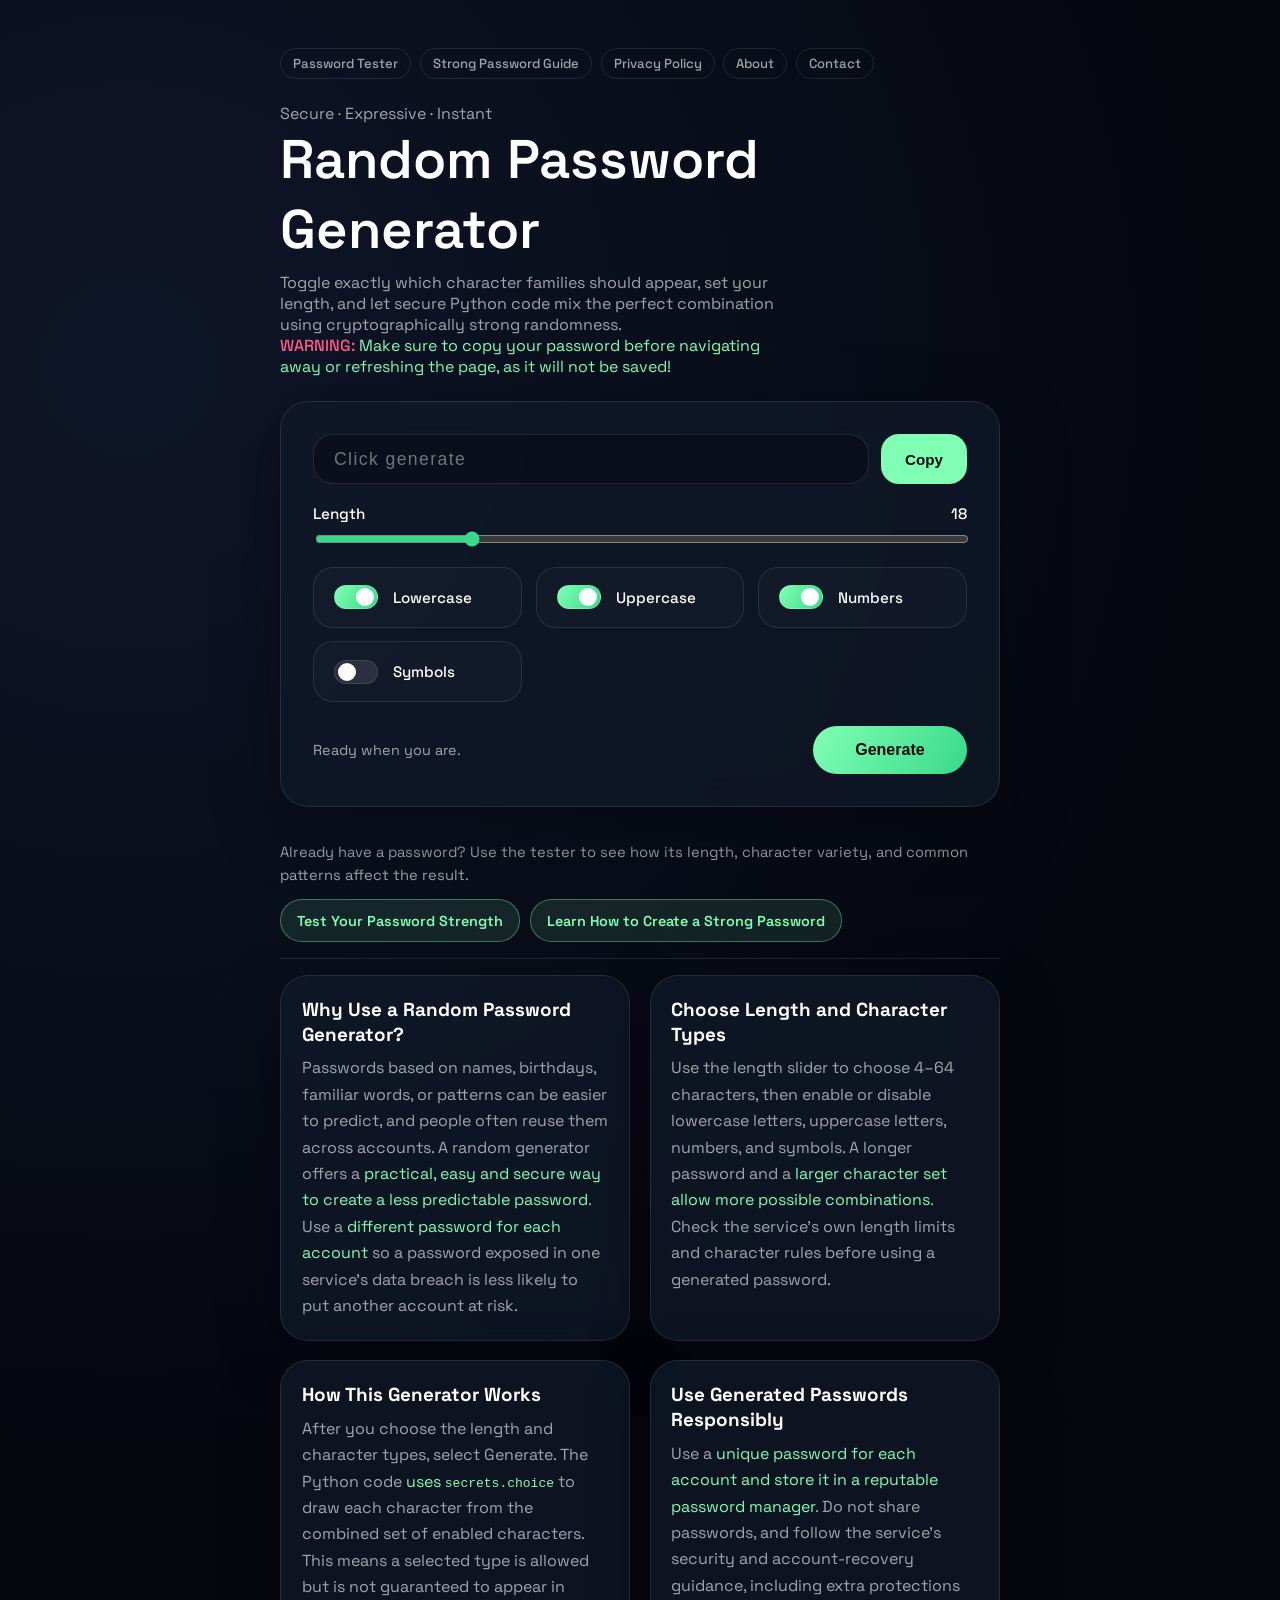
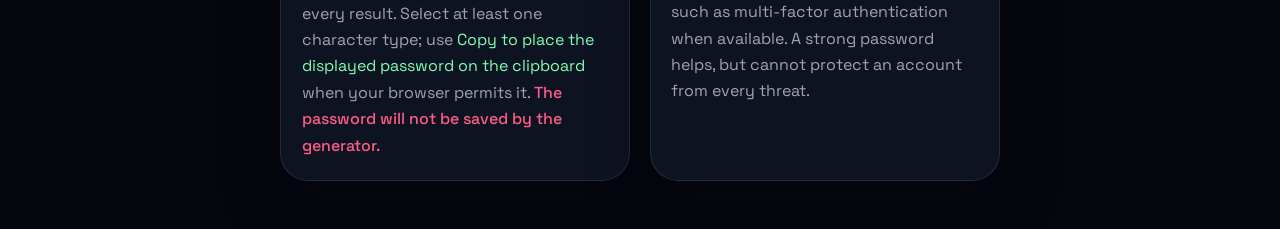
<file: index.html>
<!DOCTYPE html>
<html lang="en">

<head>
	<meta charset="UTF-8">
	<meta name="viewport" content="width=device-width, initial-scale=1.0">
	<meta name="google-site-verification" content="wpNb7U0uT-n569p5bdSrx-Wb2VBI5rwaPpH2iQOry_M" />
	<meta name="description" content="Generate strong, secure random passwords instantly. Choose password length, uppercase letters, lowercase letters, numbers, and symbols.">
	<link rel="canonical" href="https://www.custompasswordgenerator.org/">
	<title>Random Password Generator – Create Strong Secure Passwords</title>
	<link rel="preconnect" href="https://fonts.googleapis.com">
	<link rel="preconnect" href="https://fonts.gstatic.com" crossorigin>
	<link href="https://fonts.googleapis.com/css2?family=Space+Grotesk:wght@400;500;600&display=swap" rel="stylesheet">
	<link rel="stylesheet" href="style.css?v=20260903">
	<!-- Favicon -->
	<link rel="icon" type="image/png" sizes="16x16" href="generator_logo.png">
	<link rel="icon" type="image/png" sizes="32x32" href="generator_logo.png">
	<link rel="icon" type="image/png" sizes="48x48" href="generator_logo.png">
	<link rel="icon" type="image/png" sizes="64x64" href="generator_logo.png">
	<link rel="icon" type="image/png" sizes="96x96" href="generator_logo.png">
	<link rel="icon" type="image/png" sizes="128x128" href="generator_logo.png">
	<link rel="icon" type="image/png" sizes="192x192" href="generator_logo.png">
	<link rel="icon" type="image/png" sizes="256x256" href="generator_logo.png">
	<link rel="icon" type="image/png" sizes="512x512" href="generator_logo.png">

	<!-- Apple devices -->
	<link rel="apple-touch-icon" sizes="180x180" href="generator_logo.png">
</head>

<body>
	<main>
		<nav class="site-nav" aria-label="Primary">
			<a href="/password_tester.html">Password Tester</a>
			<a href="/how_to_create_strong_passwords.html">Strong Password Guide</a>
			<a href="/Privacy_Policy.html">Privacy Policy</a>
			<a href="/About_Us.html">About</a>
			<a href="/Contact_US.html">Contact</a>
		</nav>
		<header class="hero">
			<p class="eyebrow">Secure · Expressive · Instant</p>
			<h1>Random Password Generator</h1>
			<p>Toggle exactly which character families should appear, set your length, and let secure Python code mix the
				perfect combination using cryptographically strong randomness.</p>
			<p><span style="color: var(--danger); font-weight: 500;">WARNING:</span> <span style="color: var(--accent);">Make sure to copy your password before navigating away or refreshing the page, as it will not be saved!</span></p>
		</header>

		<section id="password-generator" class="card" aria-label="Password generator">
			<div class="display-row">
				<input id="password-output" type="text" placeholder="Click generate" readonly>
				<button class="copy-btn" id="copy-btn" py-click="copy_password">Copy</button>
			</div>

			<label class="length" for="length">Length <span id="length-value">18</span></label>
			<input id="length" type="range" min="4" max="64" value="18"
				oninput="document.getElementById('length-value').textContent=this.value">

			<div class="toggle-grid">
				<label class="toggle">
					<input id="lowercase" type="checkbox" checked>
					<strong>Lowercase</strong>
				</label>
				<label class="toggle">
					<input id="uppercase" type="checkbox" checked>
					<strong>Uppercase</strong>
				</label>
				<label class="toggle">
					<input id="numbers" type="checkbox" checked>
					<strong>Numbers</strong>
				</label>
				<label class="toggle">
					<input id="symbols" type="checkbox">
					<strong>Symbols</strong>
				</label>
			</div>

			<div class="actions">
				<p id="status" class="status">Ready when you are.</p>
				<button class="primary" py-click="generate_password">Generate</button>
			</div>
		</section>

		<section class="home-tools" aria-label="Password tools">
			<p>Already have a password? Use the tester to see how its length, character variety, and common patterns affect the result.</p>
			<div class="tool-links">
				<a class="tool-link" href="/password_tester.html">Test Your Password Strength</a>
				<a class="tool-link" href="/how_to_create_strong_passwords.html">Learn How to Create a Strong Password</a>
			</div>
		</section>

		<section class="home-content" aria-label="Using a random password generator">
			<section class="home-content-section">
				<h2>Why Use a Random Password Generator?</h2>
				<p>Passwords based on names, birthdays, familiar words, or patterns can be easier to predict, and people often reuse them across accounts. A random generator offers a <span class="highlight">practical, easy and secure way to create a less predictable password</span>. Use a <span class="highlight">different password for each account</span> so a password exposed in one service's data breach is less likely to put another account at risk.</p>
			</section>
			<section class="home-content-section">
				<h2>Choose Length and Character Types</h2>
				<p>Use the length slider to choose 4–64 characters, then enable or disable lowercase letters, uppercase letters, numbers, and symbols. A longer password and a <span class="highlight">larger character set allow more possible combinations</span>. Check the service's own length limits and character rules before using a generated password.</p>
			</section>
			<section class="home-content-section">
				<h2>How This Generator Works</h2>
				<p>After you choose the length and character types, select Generate. The Python code <span class="highlight">uses <code>secrets.choice</code></span> to draw each character from the combined set of enabled characters. This means a selected type is allowed but is not guaranteed to appear in every result. Select at least one character type; use <span class="highlight">Copy to place the displayed password on the clipboard</span> when your browser permits it. <span style="color: var(--danger); font-weight: 500;">The password will not be saved by the generator.</span></p>
			</section>
			<section class="home-content-section">
				<h2>Use Generated Passwords Responsibly</h2>
				<p>Use a <span class="highlight">unique password for each account and store it in a reputable password manager</span>. Do not share passwords, and follow the service's security and account-recovery guidance, including extra protections such as multi-factor authentication when available. A strong password helps, but cannot protect an account from every threat.</p>
			</section>
		</section>
	</main>

	<script type="module" src="https://pyscript.net/releases/2024.8.1/core.js"></script>
	<py-config>
		packages = []
	</py-config>
	<py-script>
from js import document, navigator
import secrets
import string


def get_controls():
	return {
		"length": int(document.getElementById("length").value),
		"lowercase": document.getElementById("lowercase").checked,
		"uppercase": document.getElementById("uppercase").checked,
		"numbers": document.getElementById("numbers").checked,
		"symbols": document.getElementById("symbols").checked,
	}


def update_status(message, error=False):
	status_element = document.getElementById("status")
	status_element.innerText = message
	if error:
		status_element.classList.add("error")
	else:
		status_element.classList.remove("error")


def generate_password(event=None):
	controls = get_controls()
	pools = []
	if controls["lowercase"]:
		pools.append(string.ascii_lowercase)
	if controls["uppercase"]:
		pools.append(string.ascii_uppercase)
	if controls["numbers"]:
		pools.append(string.digits)
	if controls["symbols"]:
		pools.append("!@#$%^&*()-_=+[]{};:,.?/|")

	if not pools:
		document.getElementById("password-output").value = ""
		update_status("Select at least one character type.", error=True)
		return

	alphabet = "".join(pools)
	password = "".join(secrets.choice(alphabet) for _ in range(controls["length"]))
	document.getElementById("password-output").value = password
	update_status("Fresh password generated.")


async def copy_password(event=None):
	value = document.getElementById("password-output").value
	if not value:
		update_status("Generate a password before copying.", error=True)
		return

	try:
		await navigator.clipboard.writeText(value)
		update_status("Password copied to clipboard.")
	except Exception:
		update_status("Clipboard is unavailable in this browser.", error=True)
	</py-script>
</body>

</html>
</file>
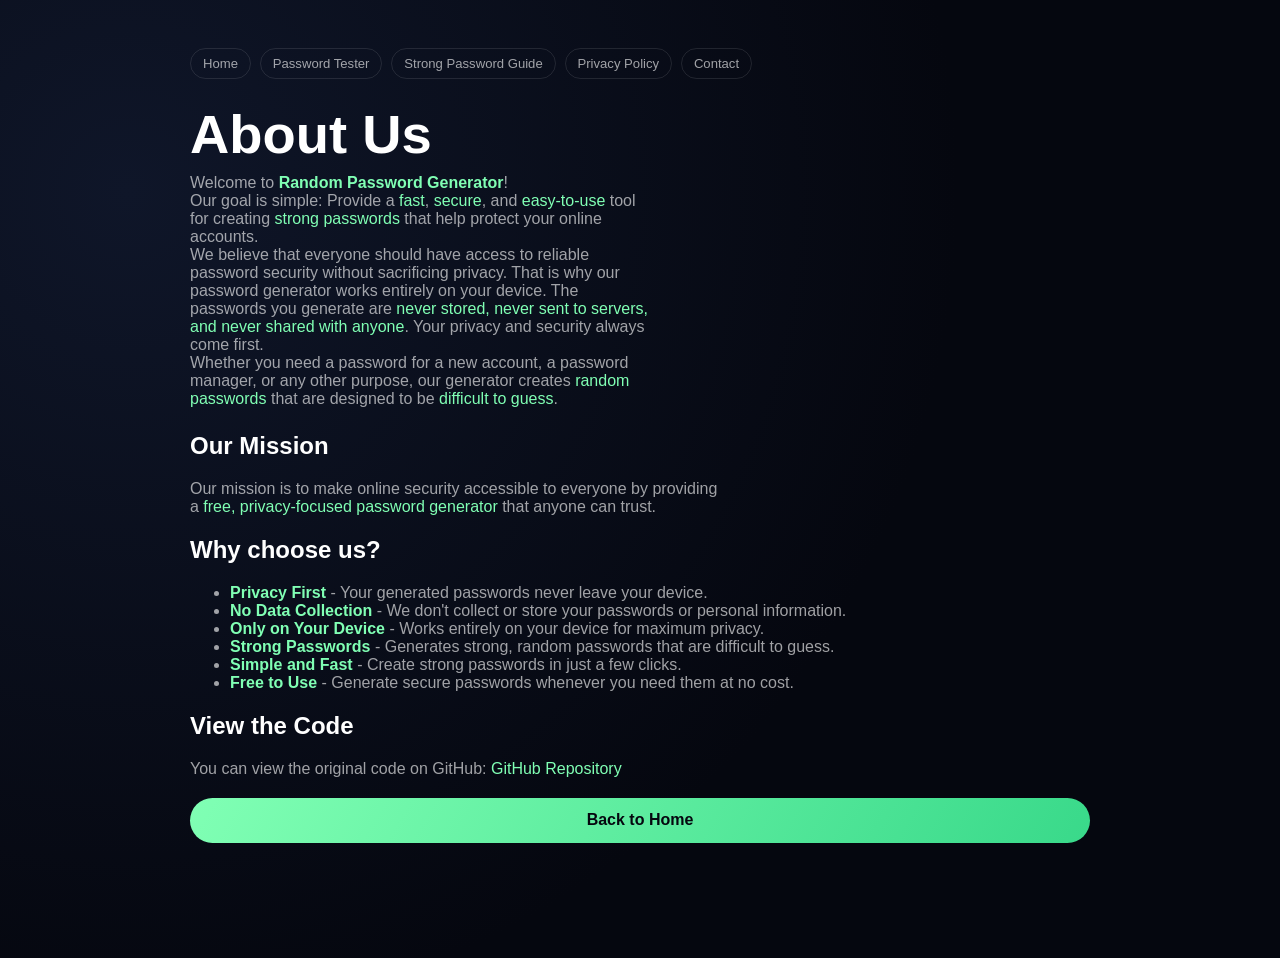
<file: About_Us.html>
<!DOCTYPE html>
<html lang="en">
    <head>
        <meta charset="UTF-8">
        <meta name="viewport" content="width=device-width, initial-scale=1.0">
        <meta name="description" content="Learn about Custom Password Generator and its goal of making password creation simple and accessible.">
        <link rel="stylesheet" href="style.css?v=20260903">
        <link rel="canonical" href="https://www.custompasswordgenerator.org/About_Us.html">
        <title>About Custom Password Generator | About Us</title>
        <!-- Favicon -->
		<link rel="icon" type="image/png" sizes="16x16" href="generator_logo.png">
		<link rel="icon" type="image/png" sizes="32x32" href="generator_logo.png">
		<link rel="icon" type="image/png" sizes="48x48" href="generator_logo.png">
		<link rel="icon" type="image/png" sizes="64x64" href="generator_logo.png">
		<link rel="icon" type="image/png" sizes="96x96" href="generator_logo.png">
		<link rel="icon" type="image/png" sizes="128x128" href="generator_logo.png">
		<link rel="icon" type="image/png" sizes="192x192" href="generator_logo.png">
		<link rel="icon" type="image/png" sizes="256x256" href="generator_logo.png">
		<link rel="icon" type="image/png" sizes="512x512" href="generator_logo.png">
	
		<!-- Apple devices -->
		<link rel="apple-touch-icon" sizes="180x180" href="generator_logo.png">
    </head>
    <body>
        <main class="page-shell">
        <nav class="site-nav" aria-label="Primary">
            <a href="/">Home</a>
            <a href="/password_tester.html">Password Tester</a>
            <a href="/how_to_create_strong_passwords.html">Strong Password Guide</a>
            <a href="/Privacy_Policy.html">Privacy Policy</a>
            <a href="/Contact_US.html">Contact</a>
        </nav>
        <header class="hero">
            <h1>About Us</h1>
            <p>Welcome to <strong style="color: var(--accent);">Random Password Generator</strong>!</p>
            <p>Our goal is simple: Provide a <span class="highlight">fast</span>, <span class="highlight">secure</span>, and <span class="highlight">easy-to-use</span> tool for creating <span class="highlight">strong passwords</span> that help protect your online accounts.</p>
            <p>We believe that everyone should have access to reliable password security without sacrificing <a class="contact-link" href="Privacy_Policy.html">privacy</a>. That is why our password generator works entirely on your device. The passwords you generate are <span class="highlight">never stored, never sent to servers, and never shared with anyone</span>. Your <a class="contact-link" href="Privacy_Policy.html">privacy</a> and security always come first.</p>
            <p>Whether you need a password for a new account, a password manager, or any other purpose, our generator creates <span class="highlight">random passwords</span> that are designed to be <span class="highlight">difficult to guess</span>.</p>
        </header>
        <section class="about">
            <h2>Our Mission</h2>
            <p style="color: var(--muted);">Our mission is to make online security accessible to everyone by providing<br> a <span class="highlight">free, privacy-focused password generator</span> that anyone can trust.</p>
        </section>

        <section class="about">
            <h2>Why choose us?</h2>
            <ul>
                <li style="color: var(--muted);"><span class="highlight"><strong>Privacy First</strong></span> - Your generated passwords never leave your device.</li>
                <li style="color: var(--muted);"><span class="highlight"><strong>No Data Collection</strong></span> - We don't collect or store your passwords or personal information.</li>
                <li style="color: var(--muted);"><span class="highlight"><strong>Only on Your Device</strong></span> - Works entirely on your device for maximum privacy.</li>
                <li style="color: var(--muted);"><span class="highlight"><strong>Strong Passwords</strong></span> - Generates strong, random passwords that are difficult to guess.</li>
                <li style="color: var(--muted);"><span class="highlight"><strong>Simple and Fast</strong></span> - Create strong passwords in just a few clicks.</li>
                <li style="color: var(--muted);"><span class="highlight"><strong>Free to Use</strong></span> - Generate secure passwords whenever you need them at no cost.</li>
            </ul>
        </section>

        <section class="about">
            <h2>View the Code</h2>
            <p style="color: var(--muted);">You can view the original code on GitHub: <a class="contact-link" href="https://github.com/Luki/RandomPasswordGenerator.git" target="_blank" rel="noopener noreferrer"><span style="color: var(--accent);">GitHub Repository</span></a></p>
        </section>

        <a class="back-btn" href="/">Back to Home</a>
        </main>
    </body>
</html>
</file>
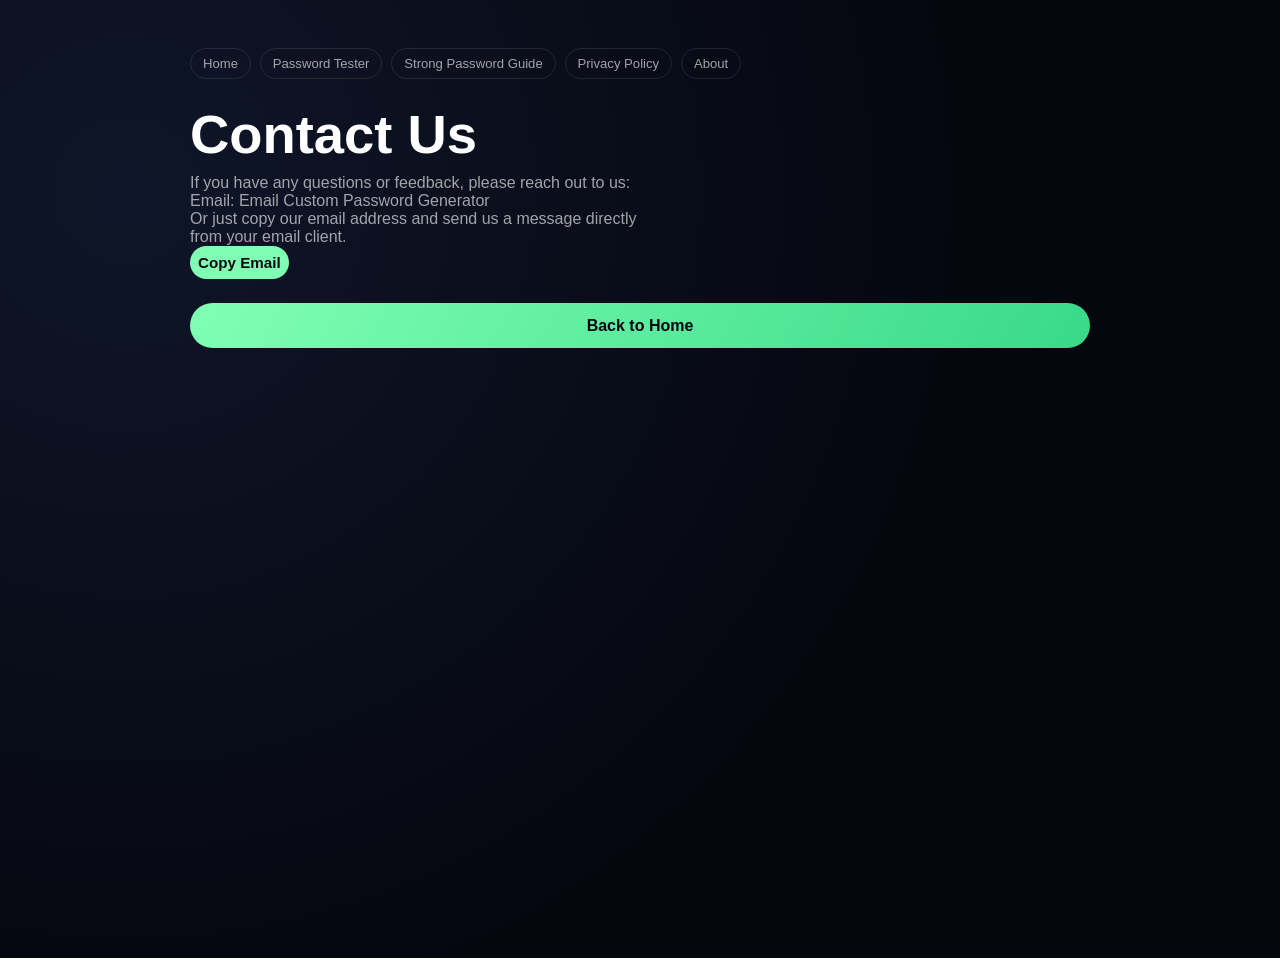
<file: Contact_US.html>
<!DOCTYPE html>
<html lang="en">
    <head>
        <meta charset="UTF-8">
        <meta name="viewport" content="width=device-width, initial-scale=1.0">
        <meta name="description" content="Contact Custom Password Generator with questions or feedback about the password generator and website.">
        <link rel="stylesheet" href="style.css?v=20260903">
        <link rel="canonical" href="https://www.custompasswordgenerator.org/Contact_US.html">
        <title>Contact Custom Password Generator | Contact Us</title>
        <!-- Favicon -->
    	<link rel="icon" type="image/png" sizes="16x16" href="generator_logo.png">
    	<link rel="icon" type="image/png" sizes="32x32" href="generator_logo.png">
    	<link rel="icon" type="image/png" sizes="48x48" href="generator_logo.png">
    	<link rel="icon" type="image/png" sizes="64x64" href="generator_logo.png">
    	<link rel="icon" type="image/png" sizes="96x96" href="generator_logo.png">
    	<link rel="icon" type="image/png" sizes="128x128" href="generator_logo.png">
    	<link rel="icon" type="image/png" sizes="192x192" href="generator_logo.png">
    	<link rel="icon" type="image/png" sizes="256x256" href="generator_logo.png">
    	<link rel="icon" type="image/png" sizes="512x512" href="generator_logo.png">
    
    	<!-- Apple devices -->
    	<link rel="apple-touch-icon" sizes="180x180" href="generator_logo.png">
    </head>
    <body>
            <main class="page-shell">
            <nav class="site-nav" aria-label="Primary">
                <a href="/">Home</a>
                <a href="/password_tester.html">Password Tester</a>
                <a href="/how_to_create_strong_passwords.html">Strong Password Guide</a>
                <a href="/Privacy_Policy.html">Privacy Policy</a>
                <a href="/About_Us.html">About</a>
            </nav>
            <header class="hero">
                <h1>Contact Us</h1>
                <p>If you have any questions or feedback, please reach out to us:<br>Email: <a class="contact-link" href="mailto:unis20133@gmail.com">Email Custom Password Generator</a></p>
                <p>Or just copy our email address and send us a message directly from your email client.</p>
                <button class="copy-btn" type="button" style="padding: 0.5rem;" onclick="navigator.clipboard.writeText('unis20133@gmail.com').then(() => alert('Email address copied successfully'))">Copy Email</button>
            </header>

            <a class="back-btn" href="/">Back to Home</a>
            </main>
    </body>
</html>
</file>
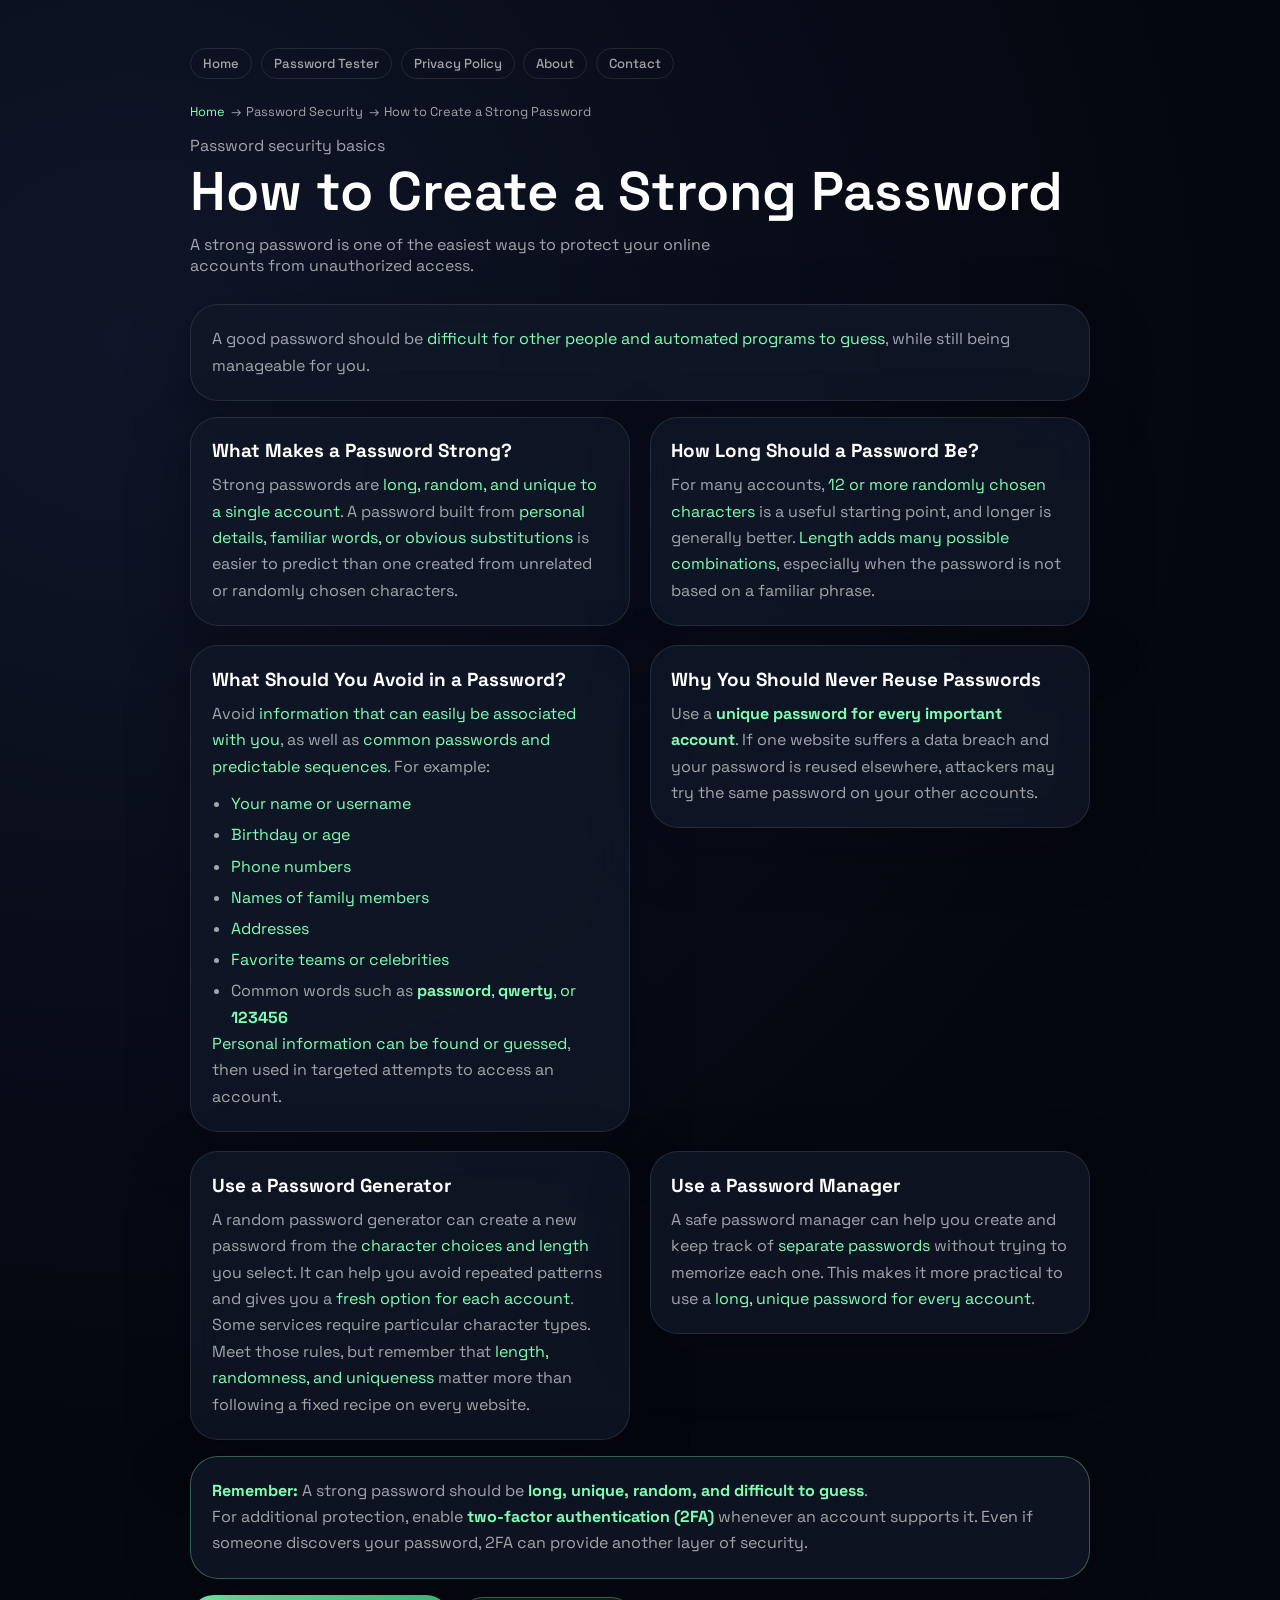
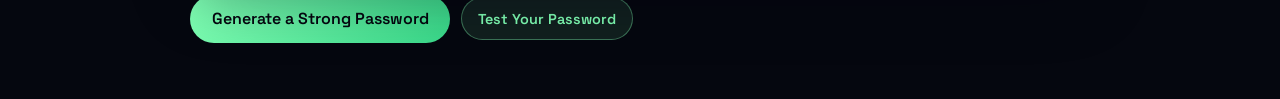
<file: how_to_create_strong_passwords.html>
<!DOCTYPE html>
<html lang="en">

<head>
	<meta charset="UTF-8">
	<meta name="viewport" content="width=device-width, initial-scale=1.0">
	<meta name="description" content="Learn how to create strong, unique passwords, how long they should be, what to avoid, and how a password generator can help protect your accounts.">
	<link rel="canonical" href="https://www.custompasswordgenerator.org/how_to_create_strong_passwords.html">
	<title>How to Create a Strong Password | Custom Password Generator</title>
	<link rel="preconnect" href="https://fonts.googleapis.com">
	<link rel="preconnect" href="https://fonts.gstatic.com" crossorigin>
	<link href="https://fonts.googleapis.com/css2?family=Space+Grotesk:wght@400;500;600&amp;display=swap" rel="stylesheet">
	<link rel="stylesheet" href="style.css?v=20260903">
	<link rel="icon" type="image/png" sizes="16x16" href="generator_logo.png">
	<link rel="icon" type="image/png" sizes="32x32" href="generator_logo.png">
	<link rel="icon" type="image/png" sizes="48x48" href="generator_logo.png">
	<link rel="icon" type="image/png" sizes="64x64" href="generator_logo.png">
	<link rel="icon" type="image/png" sizes="96x96" href="generator_logo.png">
	<link rel="icon" type="image/png" sizes="128x128" href="generator_logo.png">
	<link rel="icon" type="image/png" sizes="192x192" href="generator_logo.png">
	<link rel="icon" type="image/png" sizes="256x256" href="generator_logo.png">
	<link rel="icon" type="image/png" sizes="512x512" href="generator_logo.png">
	<!-- Apple devices -->
	<link rel="apple-touch-icon" sizes="180x180" href="generator_logo.png">
	<link rel="apple-touch-icon" sizes="152x152" href="generator_logo.png">
	<link rel="apple-touch-icon" sizes="120x120" href="generator_logo.png">
	<link rel="apple-touch-icon" sizes="76x76" href="generator_logo.png">
	<link rel="apple-touch-icon" sizes="60x60" href="generator_logo.png">
	<link rel="apple-touch-icon" sizes="57x57" href="generator_logo.png">
</head>

<body>
	<main class="page-shell password-guide">
		<nav class="site-nav" aria-label="Primary">
			<a href="/">Home</a>
			<a href="/password_tester.html">Password Tester</a>
			<a href="/Privacy_Policy.html">Privacy Policy</a>
			<a href="/About_Us.html">About</a>
			<a href="/Contact_US.html">Contact</a>
		</nav>
		<nav class="breadcrumbs" aria-label="Breadcrumb">
			<a href="/">Home</a>
			<span aria-hidden="true">&rarr;</span>
			<span>Password Security</span>
			<span aria-hidden="true">&rarr;</span>
			<span>How to Create a Strong Password</span>
		</nav>
		<header class="hero">
			<p class="eyebrow">Password security basics</p>
			<h1>How to Create a Strong Password</h1>
			<p>A strong password is one of the easiest ways to protect your online accounts from unauthorized access.</p>
		</header>

		<section class="guide-intro" aria-label="Introduction">
			<p>A good password should be <span class="highlight">difficult for other people and automated programs to guess</span>, while still being manageable for you.</p>
		</section>

		<div class="guide-grid">
			<section class="guide-section">
				<h2>What Makes a Password Strong?</h2>
				<p>Strong passwords are <span class="highlight">long, random, and unique to a single account</span>. A password built from <span class="highlight">personal details, familiar words, or obvious substitutions</span> is easier to predict than one created from unrelated or randomly chosen characters.</p>
			</section>

			<section class="guide-section">
				<h2>How Long Should a Password Be?</h2>
				<p>For many accounts, <span class="highlight">12 or more randomly chosen characters</span> is a useful starting point, and longer is generally better. <span class="highlight">Length adds many possible combinations</span>, especially when the password is not based on a familiar phrase.</p>
			</section>

			<section class="guide-section">
				<h2>What Should You Avoid in a Password?</h2>
				<p>Avoid <span class="highlight">information that can easily be associated with you</span>, as well as <span class="highlight">common passwords and predictable sequences</span>. For example:</p>
				<ul>
					<li><span class="highlight">Your name or username</span></li>
					<li><span class="highlight">Birthday or age</span></li>
					<li><span class="highlight">Phone numbers</span></li>
					<li><span class="highlight">Names of family members</span></li>
					<li><span class="highlight">Addresses</span></li>
					<li><span class="highlight">Favorite teams or celebrities</span></li>
					<li>Common words such as <span class="highlight"><strong>password</strong>, <strong>qwerty</strong>, or <strong>123456</strong></span></li>
				</ul>
				<p><span class="highlight">Personal information can be found or guessed</span>, then used in targeted attempts to access an account.</p>
			</section>

			<section class="guide-section">
				<h2>Why You Should Never Reuse Passwords</h2>
				<p>Use a <span class="highlight"><strong>unique password for every important account</strong></span>. If one website suffers a data breach and your password is reused elsewhere, attackers may try the same password on your other accounts.</p>
			</section>

			<section class="guide-section">
				<h2>Use a Password Generator</h2>
				<p>A <a class="contact-link" href="/">random password generator</a> can create a new password from the <span class="highlight">character choices and length</span> you select. It can help you avoid repeated patterns and gives you a <span class="highlight">fresh option for each account</span>.</p>
				<p>Some services require particular character types. Meet those rules, but remember that <span class="highlight">length, randomness, and uniqueness</span> matter more than following a fixed recipe on every website.</p>
			</section>

			<section class="guide-section">
				<h2>Use a Password Manager</h2>
				<p>A safe password manager can help you create and keep track of <span class="highlight">separate passwords</span> without trying to memorize each one. This makes it more practical to use a <span class="highlight">long, unique password for every account</span>.</p>
			</section>
		</div>

		<section class="guide-reminder">
			<p><strong>Remember:</strong> A strong password should be <span class="highlight"><strong>long, unique, random, and difficult to guess</strong></span>.</p>
			<p>For additional protection, enable <span class="highlight"><strong>two-factor authentication (2FA)</strong></span> whenever an account supports it. Even if someone discovers your password, 2FA can provide another layer of security.</p>
		</section>

		<section class="guide-actions" aria-label="Related password tools">
			<a class="back-btn" href="/">Generate a Strong Password</a>
			<a class="tool-link" href="/password_tester.html">Test Your Password</a>
		</section>
	</main>
</body>

</html>
</file>
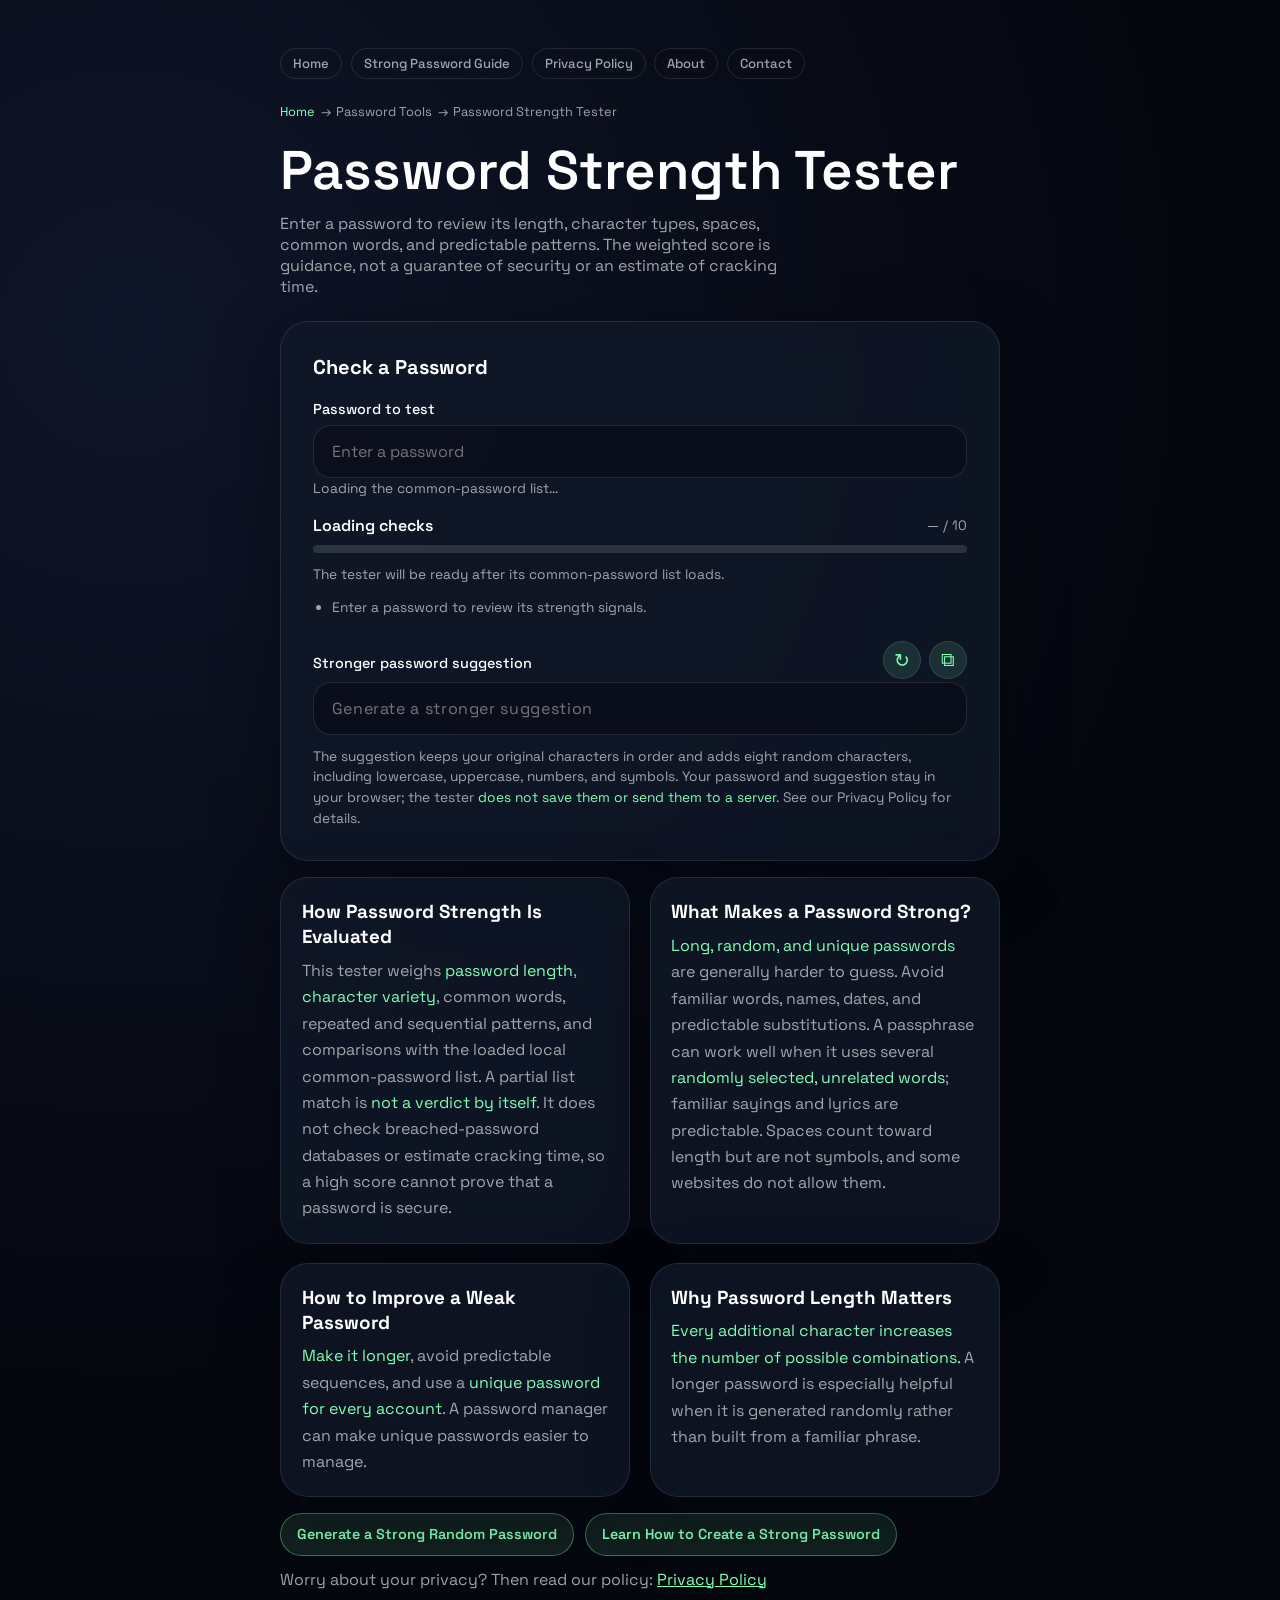
<file: password_tester.html>
<!DOCTYPE html>
<html lang="en">

<head>
	<meta charset="UTF-8">
	<meta name="viewport" content="width=device-width, initial-scale=1.0">
	<meta name="description" content="Check the strength of a password with our free password strength tester. Learn what makes passwords strong and how to improve your password security.">
	<link rel="canonical" href="https://www.custompasswordgenerator.org/password_tester.html">
	<title>Password Strength Tester – Check Your Password Security</title>
	<link rel="preconnect" href="https://fonts.googleapis.com">
	<link rel="preconnect" href="https://fonts.gstatic.com" crossorigin>
	<link href="https://fonts.googleapis.com/css2?family=Space+Grotesk:wght@400;500;600&display=swap" rel="stylesheet">
	<link rel="stylesheet" href="style.css?v=20260903">
	<!-- Favicon -->
	<link rel="icon" type="image/png" sizes="16x16" href="generator_logo.png">
	<link rel="icon" type="image/png" sizes="32x32" href="generator_logo.png">
	<link rel="icon" type="image/png" sizes="48x48" href="generator_logo.png">
	<link rel="icon" type="image/png" sizes="64x64" href="generator_logo.png">
	<link rel="icon" type="image/png" sizes="96x96" href="generator_logo.png">
	<link rel="icon" type="image/png" sizes="128x128" href="generator_logo.png">
	<link rel="icon" type="image/png" sizes="192x192" href="generator_logo.png">
	<link rel="icon" type="image/png" sizes="256x256" href="generator_logo.png">
	<link rel="icon" type="image/png" sizes="512x512" href="generator_logo.png">

	<!-- Apple devices -->
	<link rel="apple-touch-icon" sizes="180x180" href="generator_logo.png">
	<link rel="apple-touch-icon" sizes="152x152" href="generator_logo.png">
	<link rel="apple-touch-icon" sizes="144x144" href="generator_logo.png">
	<link rel="apple-touch-icon" sizes="120x120" href="generator_logo.png">
	<link rel="apple-touch-icon" sizes="114x114" href="generator_logo.png">
	<link rel="apple-touch-icon" sizes="76x76" href="generator_logo.png">
	<link rel="apple-touch-icon" sizes="72x72" href="generator_logo.png">
	<link rel="apple-touch-icon" sizes="60x60" href="generator_logo.png">
	<link rel="apple-touch-icon" sizes="57x57" href="generator_logo.png">
</head>

<body>
	<main class="tester-page">
		<nav class="site-nav" aria-label="Primary">
			<a href="/">Home</a>
			<a href="/how_to_create_strong_passwords.html">Strong Password Guide</a>
			<a href="/Privacy_Policy.html">Privacy Policy</a>
			<a href="/About_Us.html">About</a>
			<a href="/Contact_US.html">Contact</a>
		</nav>
		<nav class="breadcrumbs" aria-label="Breadcrumb">
			<a href="/">Home</a>
			<span aria-hidden="true">&rarr;</span>
			<span>Password Tools</span>
			<span aria-hidden="true">&rarr;</span>
			<span>Password Strength Tester</span>
		</nav>
		<header class="hero">
			<h1>Password Strength Tester</h1>
			<p>Enter a password to review its length, character types, spaces, common words, and predictable patterns. The weighted score is guidance, not a guarantee of security or an estimate of cracking time.</p>
		</header>

		<section class="card tester-card" aria-labelledby="tester-heading">
			<h2 id="tester-heading">Check a Password</h2>
			<label class="tester-label" for="password-input">Password to test</label>
			<input id="password-input" class="tester-input" type="text" autocomplete="off" autocapitalize="off" spellcheck="false" placeholder="Enter a password" aria-describedby="strength-detail strength-feedback" py-input="test_password" disabled>
			<p id="common-list-status" class="tester-detail" role="status" aria-live="polite">Loading the common-password list…</p>

			<div class="strength-result" aria-live="polite">
				<span id="strength-label" class="strength-label">Loading checks</span>
				<span id="strength-score" class="strength-score">— / 10</span>
			</div>
			<div class="strength-meter" aria-hidden="true"><span id="strength-meter-fill"></span></div>
			<p id="strength-detail" class="tester-detail">The tester will be ready after its common-password list loads.</p>
			<ul id="strength-feedback" class="strength-feedback" aria-live="polite">
				<li>Enter a password to review its strength signals.</li>
			</ul>

			<div class="suggestion-heading">
				<label class="tester-label" for="suggested-password">Stronger password suggestion</label>
				<div class="suggestion-actions">
					<button class="icon-button" type="button" py-click="generate_suggestion" aria-label="Generate a stronger password suggestion" title="Generate a stronger password suggestion">&#8635;</button>
					<button class="icon-button" type="button" py-click="copy_suggestion" aria-label="Copy suggested password" title="Copy suggested password">&#10697;</button>
				</div>
			</div>
			<input id="suggested-password" class="tester-input suggestion-input" type="text" readonly placeholder="Generate a stronger suggestion">
			<p id="suggestion-detail" class="tester-detail">The suggestion keeps your original characters in order and adds eight random characters, including lowercase, uppercase, numbers, and symbols. Your password and suggestion stay in your browser; the tester <span class="highlight">does not save them or send them to a server</span>. See our <a class="contact-link" href="/Privacy_Policy.html">Privacy Policy</a> for details.</p>
			<p id="suggestion-status" class="tester-detail" role="status" aria-live="polite"></p>
		</section>

		<section class="tester-content" aria-label="Password strength guidance">
			<section class="tester-content-section">
				<h2>How Password Strength Is Evaluated</h2>
				<p>This tester weighs <span class="highlight">password length</span>, <span class="highlight">character variety</span>, common words, repeated and sequential patterns, and comparisons with the loaded local common-password list. A partial list match is <span class="highlight">not a verdict by itself</span>. It does not check breached-password databases or estimate cracking time, so a high score cannot prove that a password is secure.</p>
			</section>
			<section class="tester-content-section">
				<h2>What Makes a Password Strong?</h2>
				<p><span class="highlight">Long, random, and unique passwords</span> are generally harder to guess. Avoid familiar words, names, dates, and predictable substitutions. A passphrase can work well when it uses several <span class="highlight">randomly selected, unrelated words</span>; familiar sayings and lyrics are predictable. Spaces count toward length but are not symbols, and some websites do not allow them.</p>
			</section>
			<section class="tester-content-section">
				<h2>How to Improve a Weak Password</h2>
				<p><span class="highlight">Make it longer</span>, avoid predictable sequences, and use a <span class="highlight">unique password for every account</span>. A password manager can make unique passwords easier to manage.</p>
			</section>
			<section class="tester-content-section">
				<h2>Why Password Length Matters</h2>
				<p><span class="highlight">Every additional character increases the number of possible combinations.</span> A longer password is especially helpful when it is generated randomly rather than built from a familiar phrase.</p>
			</section>
		</section>

		<section class="tester-resources" aria-label="Related password tools">
			<a class="tool-link" href="/">Generate a Strong Random Password</a>
			<a class="tool-link" href="/how_to_create_strong_passwords.html">Learn How to Create a Strong Password</a>
			<p class="privacy-link">Worry about your privacy? Then read our policy: <a href="/Privacy_Policy.html">Privacy Policy</a></p>
		</section>
	</main>

	<script>
	(() => {
		const pending = new Map();
		let nextId = 0;
		let resolveReady;
		let rejectReady;
		let worker;
		window.commonPasswordListReady = new Promise((resolve, reject) => {
			resolveReady = resolve;
			rejectReady = reject;
		});
		window.checkCommonPasswordList = (password) => new Promise((resolve, reject) => {
			const id = ++nextId;
			pending.set(id, { resolve, reject });
			worker.postMessage({ id, password });
		});

		try {
			worker = new Worker("common_password_worker.js");
		} catch (error) {
			rejectReady(error);
			return;
		}

		worker.onmessage = (event) => {
			const message = event.data;
			if (message.type === "ready") {
				resolveReady(message.count);
				return;
			}
			if (message.type === "error") {
				rejectReady(new Error(message.message));
				return;
			}
			const request = pending.get(message.id);
			if (request) {
				pending.delete(message.id);
				request.resolve(message);
			}
		};
		worker.onerror = (event) => {
			rejectReady(new Error(event.message || "The password-list worker failed."));
			for (const request of pending.values()) {
				request.reject(new Error(event.message || "The password-list worker failed."));
			}
			pending.clear();
		};
	})();
	</script>
	<script type="module" src="https://pyscript.net/releases/2024.8.1/core.js"></script>
	<py-config>
		packages = []
	</py-config>
	<py-script>
from js import checkCommonPasswordList, commonPasswordListReady, console, document, navigator
import asyncio
import re
import secrets
import string


def get_password():
	return document.getElementById("password-input").value


COMMON_WEAK_WORDS = {
	"admin", "administrator", "ashley", "autumn", "batman", "baseball",
	"birthday", "computer", "changeme", "coffee", "dog", "dragon", "family",
	"football", "freedom", "guest", "happy", "hello", "iloveyou", "jennifer",
	"jordan", "letmein", "login", "master", "michael", "monkey", "password",
	"pokemon", "princess", "secret", "shadow", "starwars", "summer", "sunshine",
	"superman", "test", "welcome", "whatever", "winter",
}
COMMON_SEQUENCES = (
	"qwerty", "asdf", "zxcv", "1234", "2345", "3456", "4567", "5678",
	"6789", "9876", "8765", "7654", "6543", "5432", "4321", "abcd",
	"bcde", "cdef", "abcdef",
	"correcthorsebatterystaple", "ilovemydog", "ilovemycat", "ilovemom",
)
LEET_TRANSLATION = str.maketrans({
	"0": "o", "1": "i", "3": "e", "4": "a", "5": "s", "7": "t",
	"@": "a", "$": "s",
})
SUGGESTION_SYMBOLS = "!@#$%^&*()-_=+[]{}"
COMMON_PASSWORD_COUNT = 0
COMMON_PASSWORDS_READY = False
MIN_EMBEDDED_PASSWORD_MATCH_LENGTH = 4
PASSWORD_CHECK_REQUEST_ID = 0


def normalize_password(password):
	return password.lower().translate(LEET_TRANSLATION)


def compact_password(password):
	return "".join(character for character in normalize_password(password) if character.isalnum())


def find_common_terms(password):
	normalized = normalize_password(password)
	words = set(re.findall(r"[a-z]+", normalized))
	findings = {word for word in words if word in COMMON_WEAK_WORDS}
	compact_passwords = (
		"".join(character for character in password.lower() if character.isalnum()),
		"".join(character for character in normalized if character.isalnum()),
	)
	for word in COMMON_WEAK_WORDS:
		if len(word) >= 5 and any(word in compact for compact in compact_passwords):
			findings.add(word)
	return sorted(findings)


def find_common_sequences(password):
	normalized = normalize_password(password)
	compact_passwords = (
		"".join(character for character in password.lower() if character.isalnum()),
		"".join(character for character in normalized if character.isalnum()),
	)
	findings = set()
	for pattern in COMMON_SEQUENCES:
		if any(pattern in compact for compact in compact_passwords):
			findings.add(pattern)
	return sorted(findings)


def has_sequential_run(password):
	characters = "".join(
		character.lower()
		for character in password
		if character.isascii() and character.isalnum()
	)
	for index in range(len(characters) - 3):
		run = characters[index:index + 4]
		differences = [ord(run[position + 1]) - ord(run[position]) for position in range(3)]
		if all(difference == 1 for difference in differences):
			return True
		if all(difference == -1 for difference in differences):
			return True
	return False


def has_repeated_or_sequential_pattern(password):
	without_spaces = "".join(character.lower() for character in password if not character.isspace())
	if re.search(r"(.)\1{2,}", without_spaces):
		return True
	if re.fullmatch(r"(.{1,3})\1{2,}", without_spaces):
		return True
	return has_sequential_run(without_spaces)


def calculate_strength(password, exact_common_password):
	if not password:
		return 0

	character_types = (
		any(character.islower() for character in password),
		any(character.isupper() for character in password),
		any(character.isdigit() for character in password),
		any(not character.isalnum() and not character.isspace() for character in password),
	)
	common_terms = find_common_terms(password)
	common_sequences = find_common_sequences(password)
	predictable_pattern = has_repeated_or_sequential_pattern(password) or bool(common_sequences)
	type_count = sum(character_types)
	score = (
		int(len(password) >= 8)
		+ int(len(password) >= 12)
		+ int(len(password) >= 16)
		+ int(len(password) >= 20)
		+ min(type_count, 2)
		+ int(type_count == 4)
		+ int(not common_terms)
		+ int(not predictable_pattern)
		+ int(not exact_common_password)
	)
	if type_count == 0:
		score = 0
	elif len(password) < 4:
		score = 0
	elif len(password) < 8:
		score = min(score, 1)
	elif len(password) < 12:
		score = min(score, 4)
	elif len(password) < 16:
		score = min(score, 7)
	elif len(password) < 20:
		score = min(score, 9)
	return max(0, min(10, score))


def update_feedback(password, list_result=None):
	feedback = document.getElementById("strength-feedback")
	feedback.innerHTML = ""
	if not password:
		item = document.createElement("li")
		item.textContent = "Enter a password to review its strength signals."
		feedback.appendChild(item)
		return

	items = []
	if len(password) >= 20:
		items.append(f"Length: {len(password)} characters. This meets all four length checks.")
	elif len(password) >= 16:
		items.append(f"Length: {len(password)} characters. This meets three length checks; 20 or more earns the final point.")
	elif len(password) >= 12:
		items.append(f"Length: {len(password)} characters. Try 16 or more for another length point.")
	elif len(password) >= 8:
		items.append(f"Length: {len(password)} characters. Try 12 or more for another length point.")
	elif len(password) < 4:
		items.append(f"Length: {len(password)} characters. Passwords under 4 characters are always scored 0/10 because they are extremely easy to guess.")
	else:
		items.append(f"Length: {len(password)} characters. Passwords under 8 characters can score at most 1/10; aim for 12 or more.")

	type_names = []
	if any(character.islower() for character in password):
		type_names.append("lowercase")
	if any(character.isupper() for character in password):
		type_names.append("uppercase")
	if any(character.isdigit() for character in password):
		type_names.append("digits")
	if any(not character.isalnum() and not character.isspace() for character in password):
		type_names.append("non-space symbols")
	if type_names:
		items.append(f"Character types found ({len(type_names)}/4): {', '.join(type_names)}.")
	else:
		items.append("No letters, digits, or non-space symbols were found.")

	spaces = sum(character.isspace() for character in password)
	if spaces:
		items.append(f"Contains {spaces} space character(s). Spaces count toward length but are not symbols; check whether the site accepts them.")
	else:
		items.append("No spaces found. Spaces are optional, and some sites do not allow them.")
	word_count = len(re.findall(r"[^\W\d_]+", password))
	items.append(f"Word-like segments: {word_count}. The count cannot tell whether words were randomly selected or chosen as a familiar phrase.")

	common_terms = find_common_terms(password)
	common_sequences = find_common_sequences(password)
	common_findings = sorted(set(common_terms + common_sequences))
	if common_findings:
		items.append(f"Common word or predictable pattern found: {', '.join(common_findings)}. Avoid familiar words and simple substitutions.")
	else:
		items.append("No match in this tool's common-word and sequence checks; this is not a full dictionary check.")

	if list_result.exact:
		items.append(f"Matches a complete entry in the loaded {COMMON_PASSWORD_COUNT:,}-password list after case, separator, substitution, or reversal normalization. This is a risk signal, but the overall score also considers length and patterns.")
	elif list_result.match_count:
		items.append(f"Found {list_result.match_count} common-password fragment(s) of at least {MIN_EMBEDDED_PASSWORD_MATCH_LENGTH} characters in the loaded list ({list_result.samples}). Fragments are comparisons only and do not make a password weak by themselves.")
	else:
		items.append(f"No exact or embedded match in the loaded {COMMON_PASSWORD_COUNT:,}-password list was found.")

	if has_repeated_or_sequential_pattern(password) or common_sequences:
		items.append("Repeated, sequential, or keyboard pattern detected. Avoid runs such as repeated characters, abcd, qwerty, or 1234.")
	else:
		items.append("No obvious repeated-character, sequential, or keyboard pattern was detected.")
	items.append("Use a unique password that you do not reuse on another account.")
	for message in items:
		item = document.createElement("li")
		item.textContent = message
		feedback.appendChild(item)


def update_strength_display(score, password, list_result=None):
	label = document.getElementById("strength-label")
	detail = document.getElementById("strength-detail")
	meter = document.getElementById("strength-meter-fill")
	document.getElementById("strength-score").innerText = f"{score} / 10"
	meter.style.width = f"{score / 10 * 100}%"
	label.className = "strength-label"

	if not password:
		label.innerText = "Waiting for a password"
		detail.innerText = "Enter a password to see the checks that contribute to its result."
		update_feedback(password, list_result)
		return
	if score <= 2:
		label.innerText = "Very weak"
		label.classList.add("weak")
		detail.innerText = "Several important checks are missing. Use a longer, unique, randomly generated password."
	elif score <= 4:
		label.innerText = "Weak"
		label.classList.add("weak")
		detail.innerText = "Improve the length and avoid common words or predictable patterns."
	elif score <= 6:
		label.innerText = "Fair"
		label.classList.add("okay")
		detail.innerText = "Some checks pass, but consider making it longer and less predictable."
	else:
		label.innerText = "Very strong" if score == 10 else "Strong"
		label.classList.add("strong")
		detail.innerText = "More checks passed. This heuristic result is not proof of security or an estimate of cracking time."
	update_feedback(password, list_result)


def build_suggestion(password):
	pools = (string.ascii_lowercase, string.ascii_uppercase, string.digits, SUGGESTION_SYMBOLS)
	alphabet = "".join(pools)
	additions = [secrets.choice(pool) for pool in pools]
	additions.extend(secrets.choice(alphabet) for _ in range(4))
	secrets.SystemRandom().shuffle(additions)
	suggestion = list(password)
	for character in additions:
		position = secrets.randbelow(len(suggestion) + 1)
		suggestion.insert(position, character)
	return "".join(suggestion)


async def test_password(event=None):
	global PASSWORD_CHECK_REQUEST_ID
	password = get_password()
	if not COMMON_PASSWORDS_READY:
		document.getElementById("strength-label").innerText = "Checks unavailable"
		document.getElementById("strength-score").innerText = "— / 10"
		document.getElementById("strength-detail").innerText = "The common-password list is unavailable, so no score can be provided."
		return
	PASSWORD_CHECK_REQUEST_ID += 1
	request_id = PASSWORD_CHECK_REQUEST_ID
	try:
		list_result = await checkCommonPasswordList(password)
	except Exception as error:
		message = f"Password-list comparison failed: {error}"
		document.getElementById("strength-label").innerText = "Checks unavailable"
		document.getElementById("strength-score").innerText = "— / 10"
		document.getElementById("strength-detail").innerText = message
		console.error(message)
		return
	if request_id != PASSWORD_CHECK_REQUEST_ID:
		return
	update_strength_display(calculate_strength(password, list_result.exact), password, list_result)


def generate_suggestion(event=None):
	password = get_password()
	if not password:
		document.getElementById("suggestion-status").innerText = "Enter a password before generating a stronger version."
		return
	document.getElementById("suggested-password").value = build_suggestion(password)
	document.getElementById("suggestion-status").innerText = "Locally generated suggestion created with your original characters preserved."


async def copy_suggestion(event=None):
	suggestion = document.getElementById("suggested-password")
	status = document.getElementById("suggestion-status")
	if not suggestion.value:
		status.innerText = "Generate a suggestion before copying."
		return

	try:
		await navigator.clipboard.writeText(suggestion.value)
		status.innerText = "Suggestion copied to clipboard."
	except Exception:
		status.innerText = "Clipboard is unavailable in this browser."


async def initialize_tester():
	global COMMON_PASSWORD_COUNT, COMMON_PASSWORDS_READY
	status = document.getElementById("common-list-status")
	try:
		COMMON_PASSWORD_COUNT = await commonPasswordListReady
	except Exception as error:
		message = f"Could not load common_passwords.txt: {error} Strength scoring is disabled until the local list is available."
		status.innerText = message
		status.style.color = "var(--danger)"
		document.getElementById("strength-label").innerText = "Checks unavailable"
		document.getElementById("strength-score").innerText = "— / 10"
		document.getElementById("strength-detail").innerText = message
		console.error(message)
		return

	COMMON_PASSWORDS_READY = True
	status.innerText = f"Loaded {COMMON_PASSWORD_COUNT:,} common-password entries."
	status.style.color = ""
	document.getElementById("password-input").disabled = False
	update_strength_display(0, "")


asyncio.ensure_future(initialize_tester())
	</py-script>
</body>

</html>
</file>
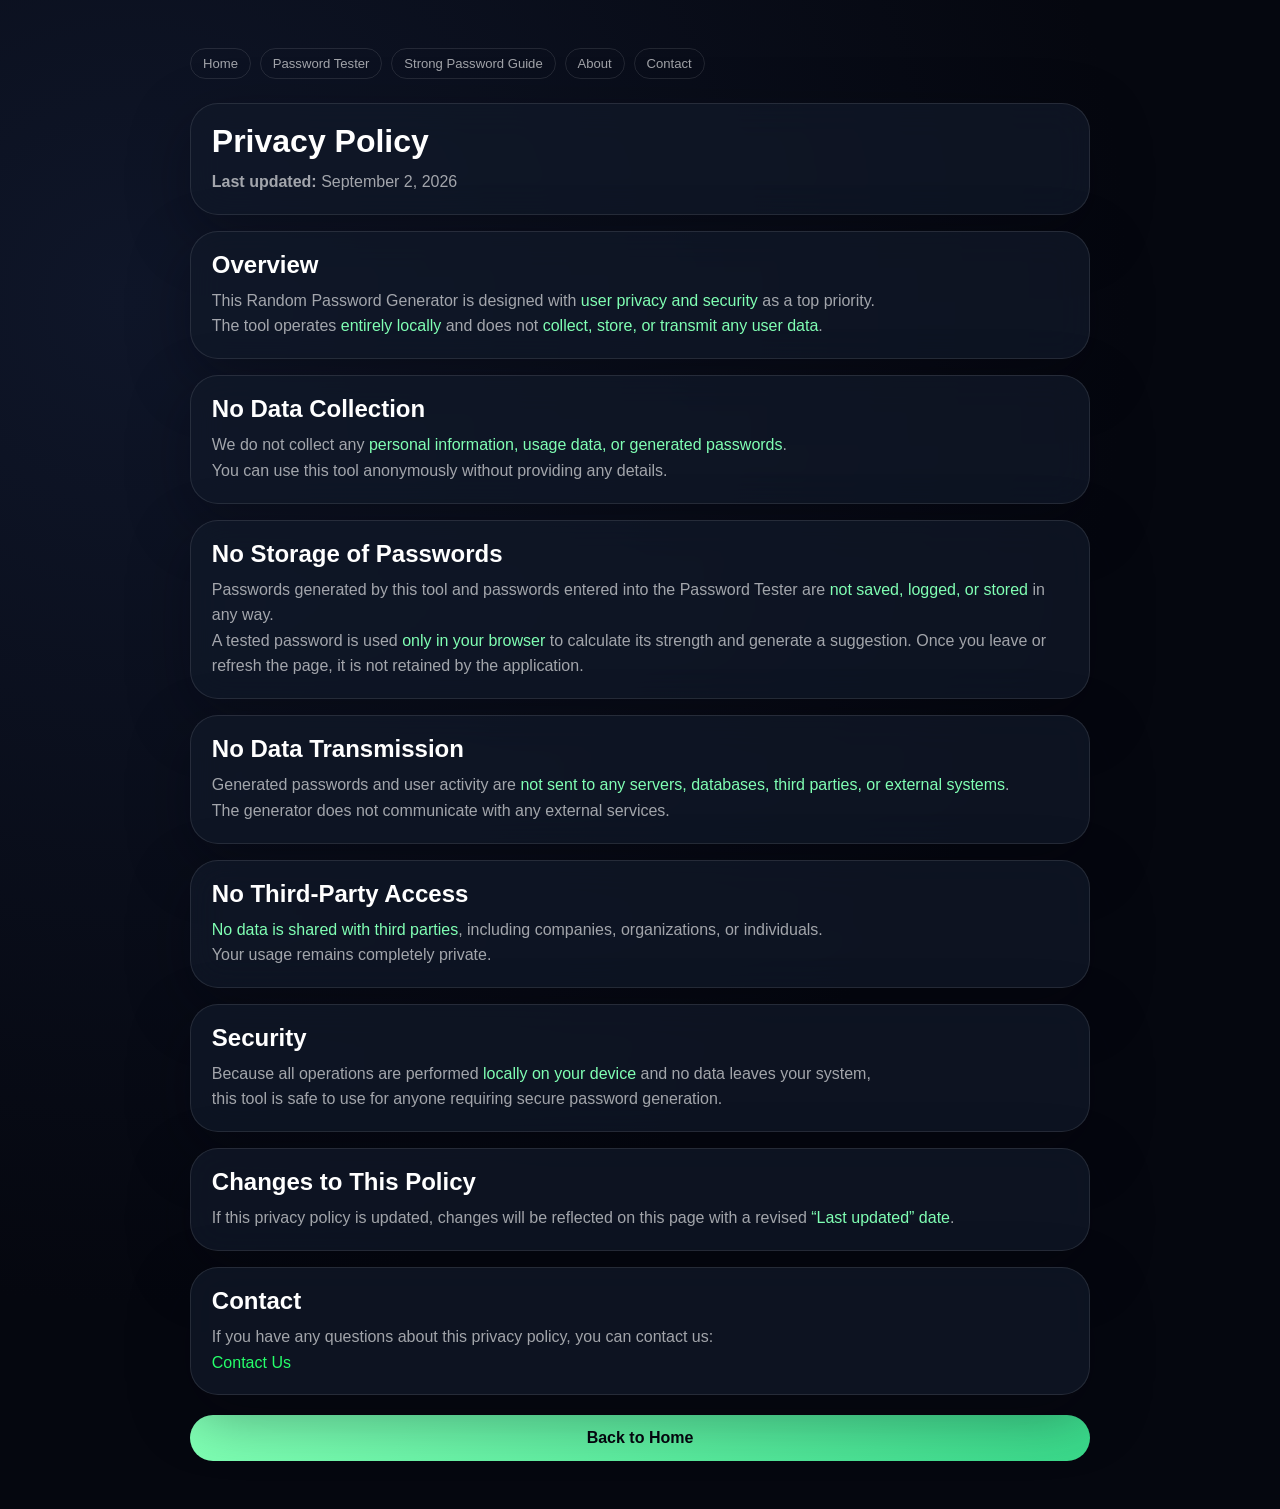
<file: Privacy_Policy.html>
<!DOCTYPE html>
<html lang="en">
    <head>
        <meta charset="UTF-8">
        <meta name="viewport" content="width=device-width, initial-scale=1.0">
        <meta name="description" content="Read the Custom Password Generator privacy policy and learn how the website handles information.">
        <link rel="stylesheet" href="style.css?v=20260903">
        <link rel="canonical" href="https://www.custompasswordgenerator.org/Privacy_Policy.html">
        <title>Privacy Policy | Custom Password Generator</title>
        <!-- Favicon -->
    	<link rel="icon" type="image/png" sizes="16x16" href="generator_logo.png">
    	<link rel="icon" type="image/png" sizes="32x32" href="generator_logo.png">
    	<link rel="icon" type="image/png" sizes="48x48" href="generator_logo.png">
    	<link rel="icon" type="image/png" sizes="64x64" href="generator_logo.png">
    	<link rel="icon" type="image/png" sizes="96x96" href="generator_logo.png">
    	<link rel="icon" type="image/png" sizes="128x128" href="generator_logo.png">
    	<link rel="icon" type="image/png" sizes="192x192" href="generator_logo.png">
    	<link rel="icon" type="image/png" sizes="256x256" href="generator_logo.png">
    	<link rel="icon" type="image/png" sizes="512x512" href="generator_logo.png">
    
    	<!-- Apple devices -->
    	<link rel="apple-touch-icon" sizes="180x180" href="generator_logo.png">
        <style>
            .contact-link {
                text-decoration: none;
                color: #26ff6b;
            }

            .contact-link:hover {
                color: #80ffb4;
            }

            .contact-link:focus {
                color: #39d98a;
            }

            button {
                transition: transform 200ms ease, box-shadow 200ms ease;
            }

            button:hover {
                box-shadow: 0 12px 24px rgba(57, 217, 138, 0.35);
            }

            button:active {
                transform: translateY(2px);            
            }
        </style>
    </head>
    <body>
        <main class="page-shell">
        <nav class="site-nav" aria-label="Primary">
            <a href="/">Home</a>
            <a href="/password_tester.html">Password Tester</a>
            <a href="/how_to_create_strong_passwords.html">Strong Password Guide</a>
            <a href="/About_Us.html">About</a>
            <a href="/Contact_US.html">Contact</a>
        </nav>
        <div class="pp">
            <h1>Privacy Policy</h1>
            <p><b>Last updated:</b> September 2, 2026</p>
        </div>
        <div class="pp">
            <h2>Overview</h2>
            <p>This Random Password Generator is designed with <span class="highlight">user privacy and security</span> as a top priority.<br> The tool operates <span class="highlight">entirely locally</span> and does not <span class="highlight">collect, store, or transmit any user data</span>.</p>
        </div>
        <div class="pp">
            <h2>No Data Collection </h2>
            <p>We do not collect any <span class="highlight">personal information, usage data, or generated passwords</span>.<br> You can use this tool anonymously without providing any details.</p>
        </div>
        <div class="pp">
            <h2>No Storage of Passwords</h2>
            <p>Passwords generated by this tool and passwords entered into the Password Tester are <span class="highlight">not saved, logged, or stored</span> in any way.<br> A tested password is used <span class="highlight">only in your browser</span> to calculate its strength and generate a suggestion. Once you leave or refresh the page, it is not retained by the application.</p>
        </div>
        <div class="pp">
            <h2>No Data Transmission</h2>
            <p>Generated passwords and user activity are <span class="highlight">not sent to any servers, databases, third parties, or external systems</span>.<br>The generator does not communicate with any external services.</p>
        </div>

        <div class="pp">
            <h2>No Third-Party Access</h2>
            <p><span class="highlight">No data is shared with third parties</span>, including companies, organizations, or individuals.<br> Your usage remains completely private.</p>
        </div>
        <div class="pp">
            <h2>Security</h2>
            <p>Because all operations are performed <span class="highlight">locally on your device</span> and no data leaves your system,<br> this tool is safe to use for anyone requiring secure password generation.</p>
        </div>
        <div class="pp">
            <h2>Changes to This Policy</h2>
            <p>If this privacy policy is updated, changes will be reflected on this page with a revised <span class="highlight">“Last updated” date</span>.</p>
        </div>
        <div class="pp">
            <h2>Contact</h2>
            <p>If you have any questions about this privacy policy, you can contact us:<br><a class="contact-link" href="/Contact_US.html">Contact Us</a></p>
        </div>
        <a class="back-btn" href="/">Back to Home</a>
        </main>
    </body>    
</html>
</file>
<file: style.css>
/* =========================
		   Shared styles (all pages)
		   ========================= */
		:root {
			--ink: #05070f;
			--card: rgba(17, 25, 40, 0.75);
			--card-border: rgba(255, 255, 255, 0.1);
			--accent: #80ffb4;
			--accent-strong: #39d98a;
			--muted: rgba(255, 255, 255, 0.62);
			--danger: #ff5c88;
			font-family: 'Space Grotesk', sans-serif;
		}

		* {
			box-sizing: border-box;
		}

		py-script,
		py-config {
			display: none;
		}

		/* ==================================
		   Index page visual styles (home)
		   ================================== */
		body {
			min-height: 100svh;
			margin: 0;
			background: radial-gradient(circle at 10% 20%, #0f1629, #05070f 60%),
				radial-gradient(circle at 90% 10%, rgba(128, 255, 180, 0.35), transparent 50%),
				radial-gradient(circle at 80% 80%, rgba(255, 92, 136, 0.15), transparent 55%);
			color: white;
			padding: 1rem 0.85rem 1.35rem;
		}

		body > main:not(.page-shell) {
			width: min(720px, 100%);
			margin: 0 auto;
			min-height: calc(100svh - 2.35rem);
			display: flex;
			flex-direction: column;
		}

		main {
			width: 100%;
			position: relative;
		}

		.site-nav {
			display: flex;
			flex-wrap: wrap;
			gap: 0.45rem;
			margin: 0 0 1.15rem;
		}

		.site-nav a {
			border: 1px solid var(--card-border);
			border-radius: 999px;
			padding: 0.45rem 0.65rem;
			color: var(--muted);
			font-size: 0.78rem;
			font-weight: 500;
			line-height: 1;
			text-decoration: none;
			transition: border-color 150ms ease, color 150ms ease, background 150ms ease;
		}

		.site-nav a:hover,
		.site-nav a:focus-visible {
			border-color: rgba(128, 255, 180, 0.55);
			background: rgba(128, 255, 180, 0.1);
			color: var(--accent);
			outline: none;
		}

		.hero {
			text-align: left;
			margin-bottom: 1.1rem;
		}

		.hero h1 {
			font-size: clamp(1.7rem, 9vw, 2.25rem);
			font-weight: 600;
			margin: 0 0 0.5rem;
			line-height: 1.15;
		}

		.hero p {
			font-size: 0.95rem;
			color: var(--muted);
			margin: 0;
			max-width: 52ch;
			line-height: 1.55;
		}

		.card {
			background: var(--card);
			border: 1px solid var(--card-border);
			border-radius: 22px;
			padding: 1rem;
			backdrop-filter: blur(18px);
			box-shadow: 0 20px 60px rgba(5, 7, 15, 0.55);
			flex: 1;
		}

		.display-row {
			display: flex;
			gap: 0.75rem;
			align-items: stretch;
			flex-direction: column;
			margin-bottom: 1.25rem;
		}

		.display-row input {
			flex: 1;
			border-radius: 20px;
			border: 1px solid var(--card-border);
			background: rgba(5, 7, 15, 0.4);
			color: white;
			font-size: 1rem;
			padding: 0.8rem 1rem;
			letter-spacing: 0.06em;
		}

		.display-row button {
			border: none;
			border-radius: 18px;
			padding: 0.85rem;
			width: 100%;
			font-size: 0.95rem;
			font-weight: 600;
			min-height: 44px;
			color: var(--ink);
			background: var(--accent);
			cursor: pointer;
			transition: transform 200ms ease, box-shadow 200ms ease;
		}

		.display-row button:active {
			transform: translateY(1px);
		}

		label.length {
			display: flex;
			justify-content: space-between;
			font-size: 0.95rem;
			font-weight: 500;
			margin-bottom: 0.35rem;
		}

		input[type="range"] {
			width: 100%;
			accent-color: var(--accent-strong);
			margin-bottom: 1.25rem;
		}

		.toggle-grid {
			display: grid;
			grid-template-columns: 1fr;
			gap: 0.7rem;
			margin-bottom: 1.5rem;
		}

		.toggle {
			position: relative;
			border: 1px solid var(--card-border);
			border-radius: 16px;
			padding: 0.8rem 0.9rem;
			display: flex;
			align-items: center;
			gap: 0.65rem;
			cursor: pointer;
			background: rgba(255, 255, 255, 0.02);
			transition: border 200ms ease, background 200ms ease;
			font-size: 0.92rem;
		}

		.toggle input {
			appearance: none;
			width: 44px;
			height: 24px;
			border-radius: 999px;
			border: 1px solid var(--card-border);
			position: relative;
			background: rgba(255, 255, 255, 0.1);
			transition: background 200ms ease;
		}

		.toggle input::after {
			content: '';
			position: absolute;
			width: 18px;
			height: 18px;
			border-radius: 50%;
			background: white;
			top: 50%;
			left: 3px;
			transform: translateY(-50%);
			transition: transform 200ms ease;
		}

		.toggle input:checked {
			background: linear-gradient(120deg, var(--accent), var(--accent-strong));
		}

		.toggle input:checked::after {
			transform: translate(18px, -50%);
		}

		.toggle strong {
			font-weight: 500;
		}

		.actions {
			display: flex;
			flex-direction: column;
			align-items: stretch;
			gap: 0.85rem;
		}

		.status {
			font-size: 0.9rem;
			color: var(--muted);
		}

		.status.error {
			color: var(--danger);
		}

		.primary {
			border: none;
			border-radius: 999px;
			padding: 0.95rem 1.2rem;
			font-size: 1rem;
			font-weight: 600;
			cursor: pointer;
			background: linear-gradient(120deg, var(--accent), var(--accent-strong));
			color: var(--ink);
			min-height: 46px;
			width: 100%;
			transition: transform 200ms ease, box-shadow 200ms ease;
		}

		.primary:hover {
			box-shadow: 0 12px 24px rgba(57, 217, 138, 0.35);
		}

		.primary:active {
			transform: translateY(2px);
		}

		.copy-btn {
			border: none;
			border-radius: 18px;
			padding: 0.8rem 1.2rem;
			font-size: 0.95rem;
			font-weight: 600;
			min-height: 44px;
			color: var(--ink);
			background: var(--accent);
			cursor: pointer;
			transition: transform 200ms ease, box-shadow 200ms ease;
		}
		.copy-btn:hover {
			box-shadow: 0 12px 24px rgba(57, 217, 138, 0.35);
		}
		.copy-btn:active {
			transform: translateY(2px);
		}

		.footer {
			margin-top: 1.35rem;
			display: flex;
			flex-direction: column;
			gap: 0.6rem;
			align-items: center;
			font-size: 0.92rem;
			position: relative;
		}

		.footer a {
			color: var(--muted);
			text-decoration: none;
			transition: color 100ms ease;
		}

		.footer a:hover {
			color: var(--accent);
		}

		.home-tools {
			margin-top: 1.1rem;
			padding: 1rem 0;
			border-bottom: 1px solid var(--card-border);
		}

		.home-tools p {
			margin: 0 0 0.8rem;
			color: var(--muted);
			font-size: 0.92rem;
			line-height: 1.55;
		}

		.tool-links {
			display: flex;
			flex-direction: column;
			gap: 0.65rem;
		}

		.tool-link {
			display: inline-flex;
			align-items: center;
			justify-content: center;
			min-height: 42px;
			padding: 0.7rem 1rem;
			border: 1px solid rgba(128, 255, 180, 0.38);
			border-radius: 999px;
			background: rgba(128, 255, 180, 0.1);
			color: var(--accent);
			font-size: 0.9rem;
			font-weight: 600;
			text-align: center;
			text-decoration: none;
			transition: background 150ms ease, box-shadow 150ms ease, transform 150ms ease;
		}

		.tool-link:hover,
		.tool-link:focus-visible {
			background: rgba(128, 255, 180, 0.18);
			box-shadow: 0 8px 20px rgba(57, 217, 138, 0.2);
			outline: none;
		}

		.tool-link:active {
			transform: translateY(1px);
		}

		.home-content {
			display: grid;
			gap: 1rem;
			margin-top: 1rem;
		}

		.home-content-section {
			padding: 1rem;
			border: 1px solid var(--card-border);
			border-radius: 20px;
			background: var(--card);
			backdrop-filter: blur(18px);
			box-shadow: 0 20px 60px rgba(5, 7, 15, 0.35);
		}

		.home-content-section h2 {
			margin: 0 0 0.55rem;
			font-size: 1.18rem;
		}

		.home-content-section p {
			margin: 0;
			color: var(--muted);
			line-height: 1.65;
		}

		@media (min-width: 420px) {
			.toggle-grid {
				grid-template-columns: repeat(2, minmax(0, 1fr));
			}
		}

		@media (min-width: 541px) {
			body {
				padding: 3rem 1.5rem;
			}

			body > main:not(.page-shell) {
				min-height: auto;
			}

			.hero {
				margin-bottom: 1.5rem;
			}

			.hero h1 {
				font-size: clamp(2rem, 5vw, 3.4rem);
				line-height: normal;
			}

			.hero p {
				font-size: 1rem;
				line-height: normal;
			}

			.card {
				border-radius: 28px;
				padding: 2rem;
				flex: initial;
			}

			.display-row {
				flex-direction: row;
			}

			.display-row input {
				font-size: 1.1rem;
				padding: 0.85rem 1.25rem;
				letter-spacing: 0.08em;
			}

			.display-row button {
				width: auto;
				padding: 0 1.5rem;
				min-height: auto;
			}

			.toggle-grid {
				grid-template-columns: repeat(auto-fit, minmax(160px, 1fr));
				gap: 0.85rem;
			}

			.toggle {
				border-radius: 20px;
				padding: 0.9rem 1rem;
				gap: 0.75rem;
				font-size: 0.95rem;
			}

			.actions {
				justify-content: space-between;
				align-items: center;
				flex-direction: row;
				flex-wrap: wrap;
				gap: 1rem;
			}

			.primary {
				padding: 0.95rem 2.65rem;
				min-height: auto;
				width: auto;
			}

			.copy-btn {
				padding: 0 1.5rem;
				min-height: auto;
			}

			.footer {
				margin-top: 2rem;
				flex-direction: row;
				gap: 1.5rem;
				justify-content: center;
				font-size: 0.9rem;
			}

			.site-nav {
				gap: 0.55rem;
				margin-bottom: 1.5rem;
			}

			.site-nav a {
				padding: 0.5rem 0.75rem;
				font-size: 0.82rem;
			}

			.tool-links {
				flex-direction: row;
				flex-wrap: wrap;
			}

			.tool-link {
				width: auto;
			}
			}

		.highlight {
			color: var(--accent);
		}

		/* =====================================================
		   Privacy, Contact, and About page visual styles
		   ===================================================== */

		.contact-link {
			color: var(--muted);
			text-decoration: none;
		}

		.contact-link:hover {
			color: var(--accent);
		}

		.contact-link:focus {
			color: var(--accent-strong);
			text-decoration: none;
		}

		.page-shell {
			width: min(900px, 100%);
			margin: 0 auto;
			min-height: calc(100svh - 2.35rem);
		}

		.back-btn {
			display: block;
			margin: 1.25rem auto 0;
			border: none;
			border-radius: 999px;
			padding: 0.85rem 1.35rem;
			width: min(320px, 100%);
			min-height: 44px;
			background: linear-gradient(120deg, var(--accent), var(--accent-strong));
			cursor: pointer;
			transition: transform 200ms ease, box-shadow 200ms ease;
		}

		.back-btn:hover {
			box-shadow: 0 12px 24px rgba(57, 217, 138, 0.35);
			transform: translateY(-2px);
		}

		a.back-btn {
			color: var(--ink);
			font-weight: 600;
			text-align: center;
			text-decoration: none;
		}

		/* =====================================================
			Section wrapper used on Privacy_Policy.html 
		   ===================================================== */
		.pp {
			width: min(900px, 100%);
			margin: 0 auto 1rem;
			padding: 1rem;
			background: var(--card);
			border: 1px solid var(--card-border);
			border-radius: 20px;
			backdrop-filter: blur(18px);
			box-shadow: 0 20px 60px rgba(5, 7, 15, 0.35);
		}

		.pp h1,
		.pp h2 {
			margin: 0 0 0.55rem;
		}

		.pp p {
			margin: 0;
			line-height: 1.6;
			color: var(--muted);
		}

		body > button,
		body > button a {
			font: inherit;
		}

		body > button {
			display: block;
			margin: 1.25rem auto 0;
			border: none;
			border-radius: 999px;
			padding: 0.8rem 1.35rem;
			background: linear-gradient(120deg, var(--accent), var(--accent-strong));
			cursor: pointer;
		}

		body > button a {
			color: var(--ink) !important;
			text-decoration: none;
			font-weight: 600;
		}

		@media (min-width: 641px) {
			.pp {
				border-radius: 28px;
				padding: 1.2rem 1.3rem;
			}

			.back-btn {
				width: auto;
			}
		}

		/* ===========================================
		   Strong password guide page visual styles
		   =========================================== */
		.password-guide {
			padding-bottom: 0.5rem;
		}

		.breadcrumbs {
			display: flex;
			flex-wrap: wrap;
			gap: 0.35rem;
			margin: 0 0 0.95rem;
			color: var(--muted);
			font-size: 0.8rem;
		}

		.breadcrumbs a {
			color: var(--accent);
			text-decoration: none;
		}

		.breadcrumbs a:hover,
		.breadcrumbs a:focus-visible {
			text-decoration: underline;
			outline: none;
		}

		.password-guide .hero {
			margin-bottom: 1.25rem;
		}

		.guide-intro,
		.guide-section,
		.guide-reminder {
			background: var(--card);
			border: 1px solid var(--card-border);
			border-radius: 20px;
			backdrop-filter: blur(18px);
			box-shadow: 0 20px 60px rgba(5, 7, 15, 0.35);
		}

		.guide-section {
			margin-bottom: auto;
		}

		.guide-intro,
		.guide-reminder {
			padding: 1rem;
		}

		.guide-intro {
			margin-bottom: 1rem;
		}

		.guide-intro p,
		.guide-section p,
		.guide-section li,
		.guide-reminder p {
			color: var(--muted);
			line-height: 1.65;
		}

		.guide-intro p,
		.guide-section p,
		.guide-reminder p {
			margin: 0;
		}

		.guide-grid {
			display: grid;
			gap: 1rem;
		}

		.guide-section {
			padding: 1rem;
		}

		.guide-section h2 {
			margin: 0 0 0.55rem;
			font-size: 1.18rem;
		}

		.guide-section ul {
			margin: 0.7rem 0 0;
			padding-left: 1.2rem;
		}

		.guide-section li + li {
			margin-top: 0.3rem;
		}

		.guide-reminder {
			margin-top: 1rem;
			border-color: rgba(128, 255, 180, 0.32);
		}

		.guide-reminder strong,
		.guide-section strong {
			color: var(--accent);
		}

		.guide-actions,
		.tester-resources {
			display: flex;
			flex-direction: column;
			gap: 0.7rem;
			margin-top: 1rem;
		}

		.guide-actions .back-btn {
			margin: 0;
		}

		/* ==============================
		   Password tester page styles
		   ============================== */
		.tester-page {
			width: min(720px, 100%);
			min-height: calc(100svh - 2.35rem);
			margin: 0 auto;
			display: flex;
			flex-direction: column;
		}

		.tester-card {
			flex: initial;
		}

		.tester-card h2 {
			margin: 0 0 1.2rem;
			font-size: 1.25rem;
		}

		.tester-label {
			display: block;
			margin-bottom: 0.45rem;
			font-size: 0.9rem;
			font-weight: 500;
		}

		.tester-input {
			width: 100%;
			border: 1px solid var(--card-border);
			border-radius: 14px;
			padding: 0.85rem 0.95rem;
			background: rgba(5, 7, 15, 0.4);
			color: white;
			font: inherit;
		}

		.tester-input:focus {
			border-color: var(--accent-strong);
			outline: none;
		}

		.strength-result,
		.suggestion-heading {
			display: flex;
			align-items: center;
			justify-content: space-between;
			gap: 1rem;
		}

		.strength-result {
			margin-top: 1rem;
		}

		.strength-label {
			font-size: 1rem;
			font-weight: 600;
		}

		.strength-label.weak {
			color: var(--danger);
		}

		.strength-label.okay {
			color: #ffe16b;
		}

		.strength-label.strong {
			color: var(--accent);
		}

		.strength-score,
		.tester-detail {
			color: var(--muted);
		}

		.strength-score {
			font-size: 0.85rem;
			white-space: nowrap;
		}

		.strength-meter {
			height: 0.5rem;
			margin: 0.55rem 0 0.7rem;
			border-radius: 999px;
			background: rgba(255, 255, 255, 0.12);
			overflow: hidden;
		}

		.strength-meter span {
			display: block;
			height: 100%;
			width: 0;
			background: linear-gradient(90deg, var(--danger), #ffe16b, var(--accent-strong));
			transition: width 200ms ease;
		}

		.tester-detail {
			margin: 0;
			font-size: 0.86rem;
			line-height: 1.5;
		}

		.strength-feedback {
			margin: 0.8rem 0 0;
			padding-left: 1.2rem;
			color: var(--muted);
			font-size: 0.86rem;
			line-height: 1.55;
		}

		.strength-feedback li + li {
			margin-top: 0.25rem;
		}

		.suggestion-heading {
			margin-top: 1.6rem;
		}

		.suggestion-heading .tester-label {
			margin: 0;
		}

		.suggestion-actions {
			display: flex;
			gap: 0.5rem;
			transform: translateY(-3px);
		}

		.icon-button {
			width: 38px;
			height: 38px;
			border: 1px solid var(--card-border);
			border-radius: 50%;
			background: rgba(128, 255, 180, 0.12);
			color: var(--accent);
			font-size: 1.2rem;
			cursor: pointer;
		}

		.icon-button:hover {
			box-shadow: 0 0 16px rgba(57, 217, 138, 0.35);
		}

		.suggestion-input {
			margin-bottom: 0.65rem;
			letter-spacing: 0.04em;
		}

		.tester-content {
			display: grid;
			gap: 1rem;
			margin-top: 1rem;
		}

		.tester-content-section {
			padding: 1rem;
			border: 1px solid var(--card-border);
			border-radius: 20px;
			background: var(--card);
			backdrop-filter: blur(18px);
			box-shadow: 0 20px 60px rgba(5, 7, 15, 0.35);
		}

		.tester-content-section h2 {
			margin: 0 0 0.55rem;
			font-size: 1.18rem;
		}

		.tester-content-section p,
		.privacy-link {
			margin: 0;
			color: var(--muted);
			line-height: 1.65;
		}

		.privacy-link a {
			color: var(--accent);
		}

		@media (min-width: 541px) {
			.tester-page {
				min-height: auto;
			}

			.tester-card {
				padding: 2rem;
			}

			.tester-input {
				border-radius: 18px;
				padding: 0.95rem 1.1rem;
			}
		}

		@media (min-width: 900px) {
			.tester-page {
				width: min(820px, 100%);
			}
		}

		@media (min-width: 641px) {
			.password-guide .hero {
				margin-bottom: 1.75rem;
			}

			.guide-intro,
			.guide-reminder,
			.guide-section {
				border-radius: 28px;
				padding: 1.3rem;
			}

			.guide-grid {
				grid-template-columns: repeat(2, minmax(0, 1fr));
				gap: 1.2rem;
			}

			.home-content,
			.tester-content {
				grid-template-columns: repeat(2, minmax(0, 1fr));
				gap: 1.2rem;
			}

			.home-content-section,
			.tester-content-section {
				border-radius: 28px;
				padding: 1.3rem;
			}

			.guide-actions,
			.tester-resources {
				flex-direction: row;
				flex-wrap: wrap;
				align-items: center;
			}

			.guide-section:last-child:nth-child(odd) {
				grid-column: 1 / -1;
			}
		}
</file>
